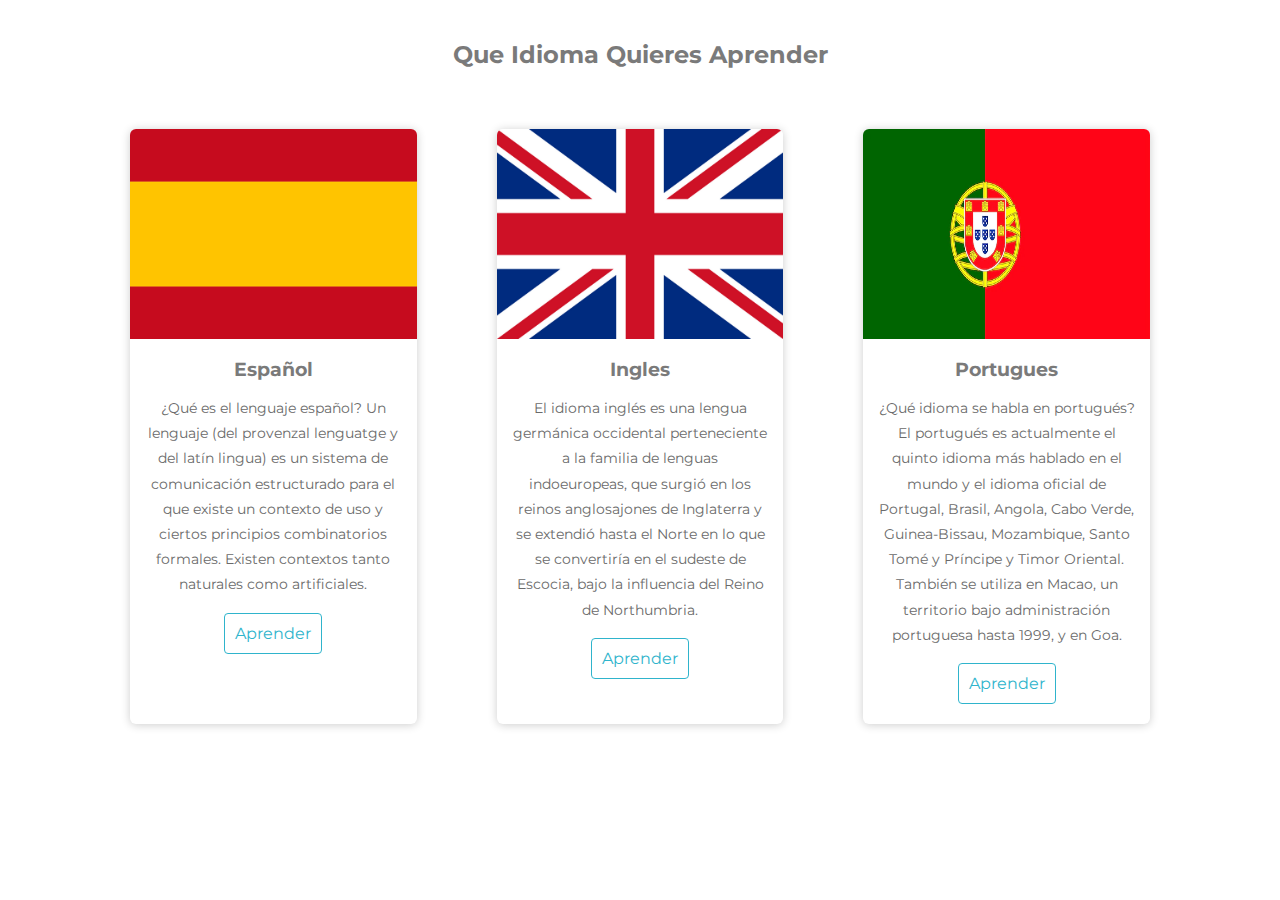
<file: IDEOMas.html>
<!DOCTYPE html>
<html lang="es">
<head>
	<meta charset="UTF-8">
	<meta name="viewport" content="width=device-width, user-scalable=no, initial-scale=1.0, maximum-scale=1.0, minimum-scale=1.0">
	<title>Idiomadin</title>
	<link rel="stylesheet" href="estilos.css">
	<link rel="shortcut icon" href="logo_200x200_preview_rev_1.png" type="image/x-icon">
</head>
<body>
	<!--   Tarjetas-->
<div class="title-cards">
		<h2>Que Idioma Quieres Aprender</h2>
	</div>
<div class="container-card">
	
<div class="card">
	<figure>
		<img src="sticker-png-flag-iscar-metalworking-translation-tool-spanish-language-cuttinddg-tool-flag-of-spain-dictionary.png">
	</figure>
	<div class="contenido-card">
		<h3>Español</h3>
		<p>¿Qué es el lenguaje español?
			Un lenguaje (del provenzal lenguatge​ y del latín lingua) es un sistema de comunicación estructurado para el que existe un contexto de uso y ciertos principios combinatorios formales. Existen contextos tanto naturales como artificiales.</p>
		<a href="#">Aprender</a>
	</div>
</div>
<div class="card">
	<figure>
		<img src="bandera-inglés.png">
	</figure>
	<div class="contenido-card">
		<h3>Ingles</h3>
		<p>El idioma inglés es una lengua germánica occidental perteneciente a la familia de lenguas indoeuropeas, que surgió en los reinos anglosajones de Inglaterra y se extendió hasta el Norte en lo que se convertiría en el sudeste de Escocia, bajo la influencia del Reino de Northumbria.</p>
		<a href="#">Aprender</a>
	</div>
</div>
<div class="card">
	<figure>
		<img src="ilustracion-bandera-portugal_53876-18170.webp">
	</figure>
	<div class="contenido-card">
		<h3>Portugues</h3>
		<p> ¿Qué idioma se habla en portugués?
			El portugués es actualmente el quinto idioma más hablado en el mundo y el idioma oficial de Portugal, Brasil, Angola, Cabo Verde, Guinea-Bissau, Mozambique, Santo Tomé y Príncipe y Timor Oriental. También se utiliza en Macao, un territorio bajo administración portuguesa hasta 1999, y en Goa.</p>
		<a href="portugues.html">Aprender</a>
	</div>
</div><br><br>

</div>
<!--Fin   Tarjetas-->
</body>
</html>
</file>
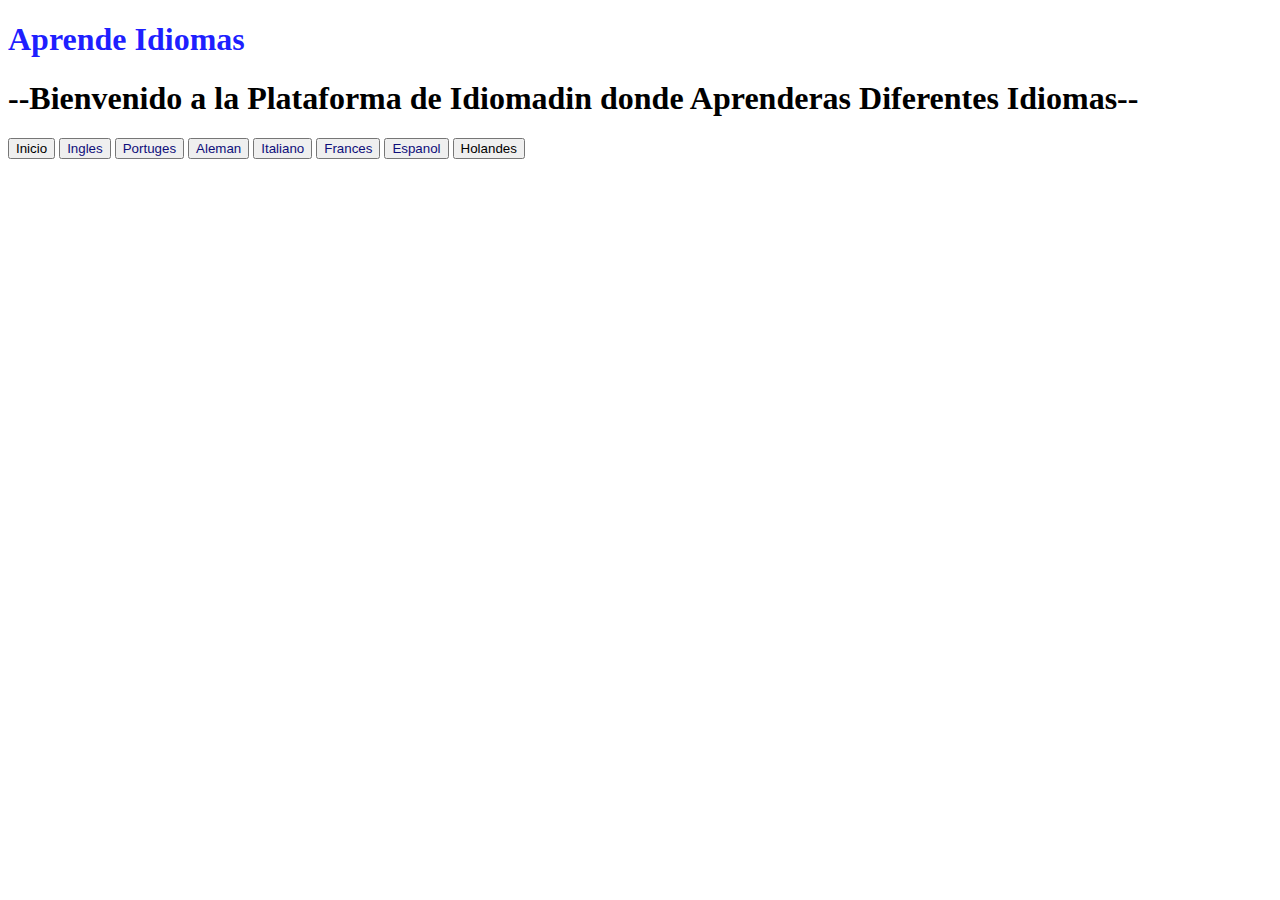
<file: Ingles.html>
<!DOCTYPE html>
<html lang="en">
<head>
    <meta charset="UTF-8">
    <meta name="viewport" content="width=device-width, initial-scale=1.0">
    <title>Idiomadin:)</title>
    <body>
        <div >   
    <h1  style="color: rgba(0, 0, 255, 0.877);">Aprende Idiomas  </h1> 
  
</div> 

    <h1 > --Bienvenido a la Plataforma de Idiomadin donde Aprenderas Diferentes Idiomas--</h1>
    
    <button href = index.html e="color: rgb(14, 14, 122);">Inicio</button>
    <button style="color: rgb(14, 14, 122);">Ingles</button>
    <button style="color: rgb(14, 14, 122);">Portuges</button>
    <button style="color: rgb(14, 14 ,122);">Aleman</button>
    <button style="color: rgb(14, 14 ,122);">Italiano</button>
    <button style="color: rgb(14, 14, 122);">Frances</button>
    <button style="color: rgb(14, 14 ,122);">Espanol</button>

    <button a href = Ingles.html>Holandes</button>
</file>
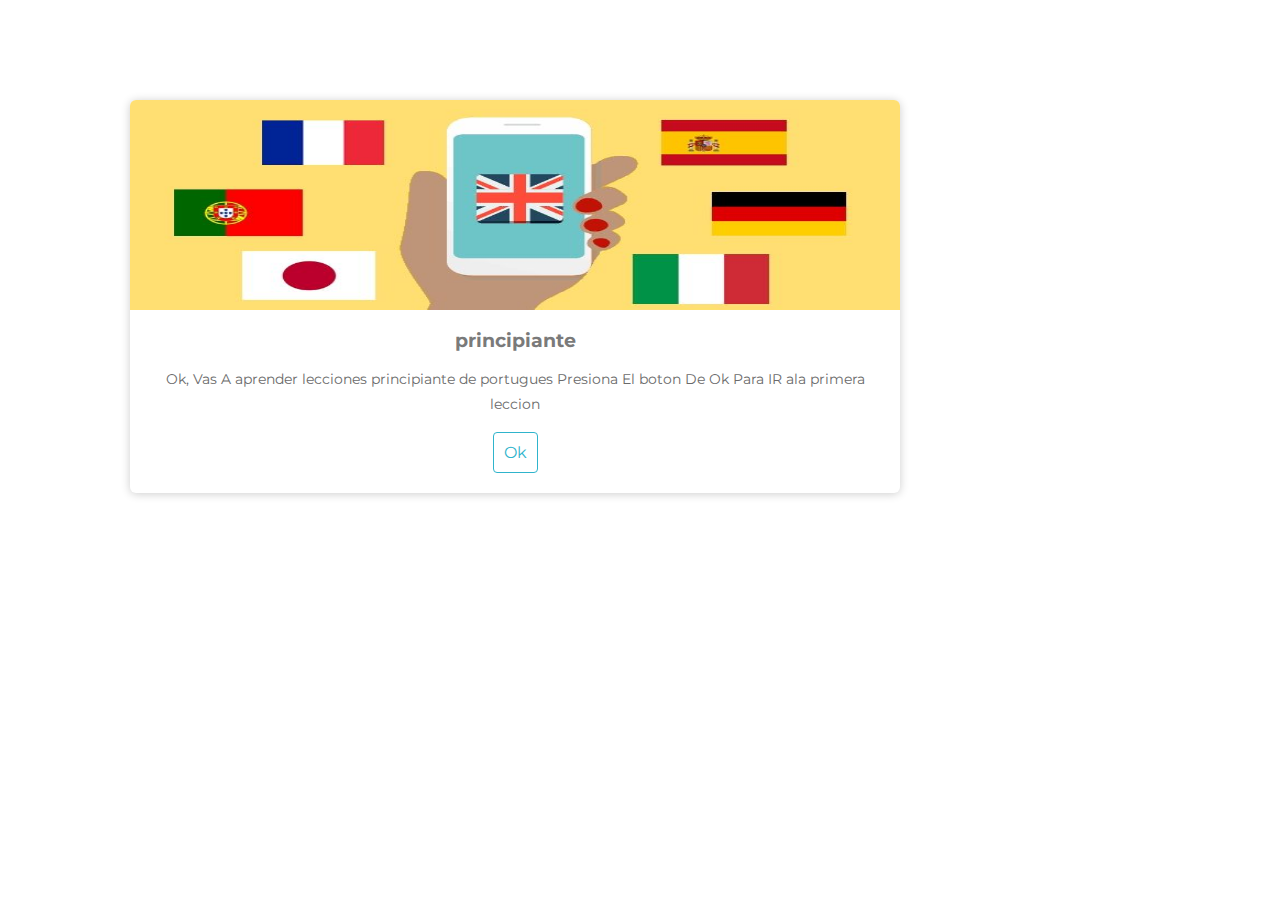
<file: pricipiantes POR.html>
<!DOCTYPE html>
<html lang="es">
<head>
	<meta charset="UTF-8">
	<meta name="viewport" content="width=device-width, user-scalable=no, initial-scale=1.0, maximum-scale=1.0, minimum-scale=1.0">
	<title>Idiomadin</title>
	<link rel="stylesheet" href="estilos.css">
	<link rel="shortcut icon" href="logo_200x200_preview_rev_1.png" type="image/x-icon">
</head>
<body>
	<!--   Tarjetas-->
<div class="title-cards">
		<h2></h2>
	</div>
<div class="container-card">
	
<div class="card">
	<figure>
		<img src="apps-para-aprender-idiomas.jpg">
	</figure>
	<div class="contenido-card">
		<h3>principiante</h3>
		<p>Ok, Vas A aprender lecciones principiante de portugues Presiona El boton De Ok Para IR ala primera leccion</p>
		<a href="Primera Leccion.html">Ok</a>
	</div>
</div>
</div>
<!--Fin   Tarjetas-->
</body>
</html>
</file>
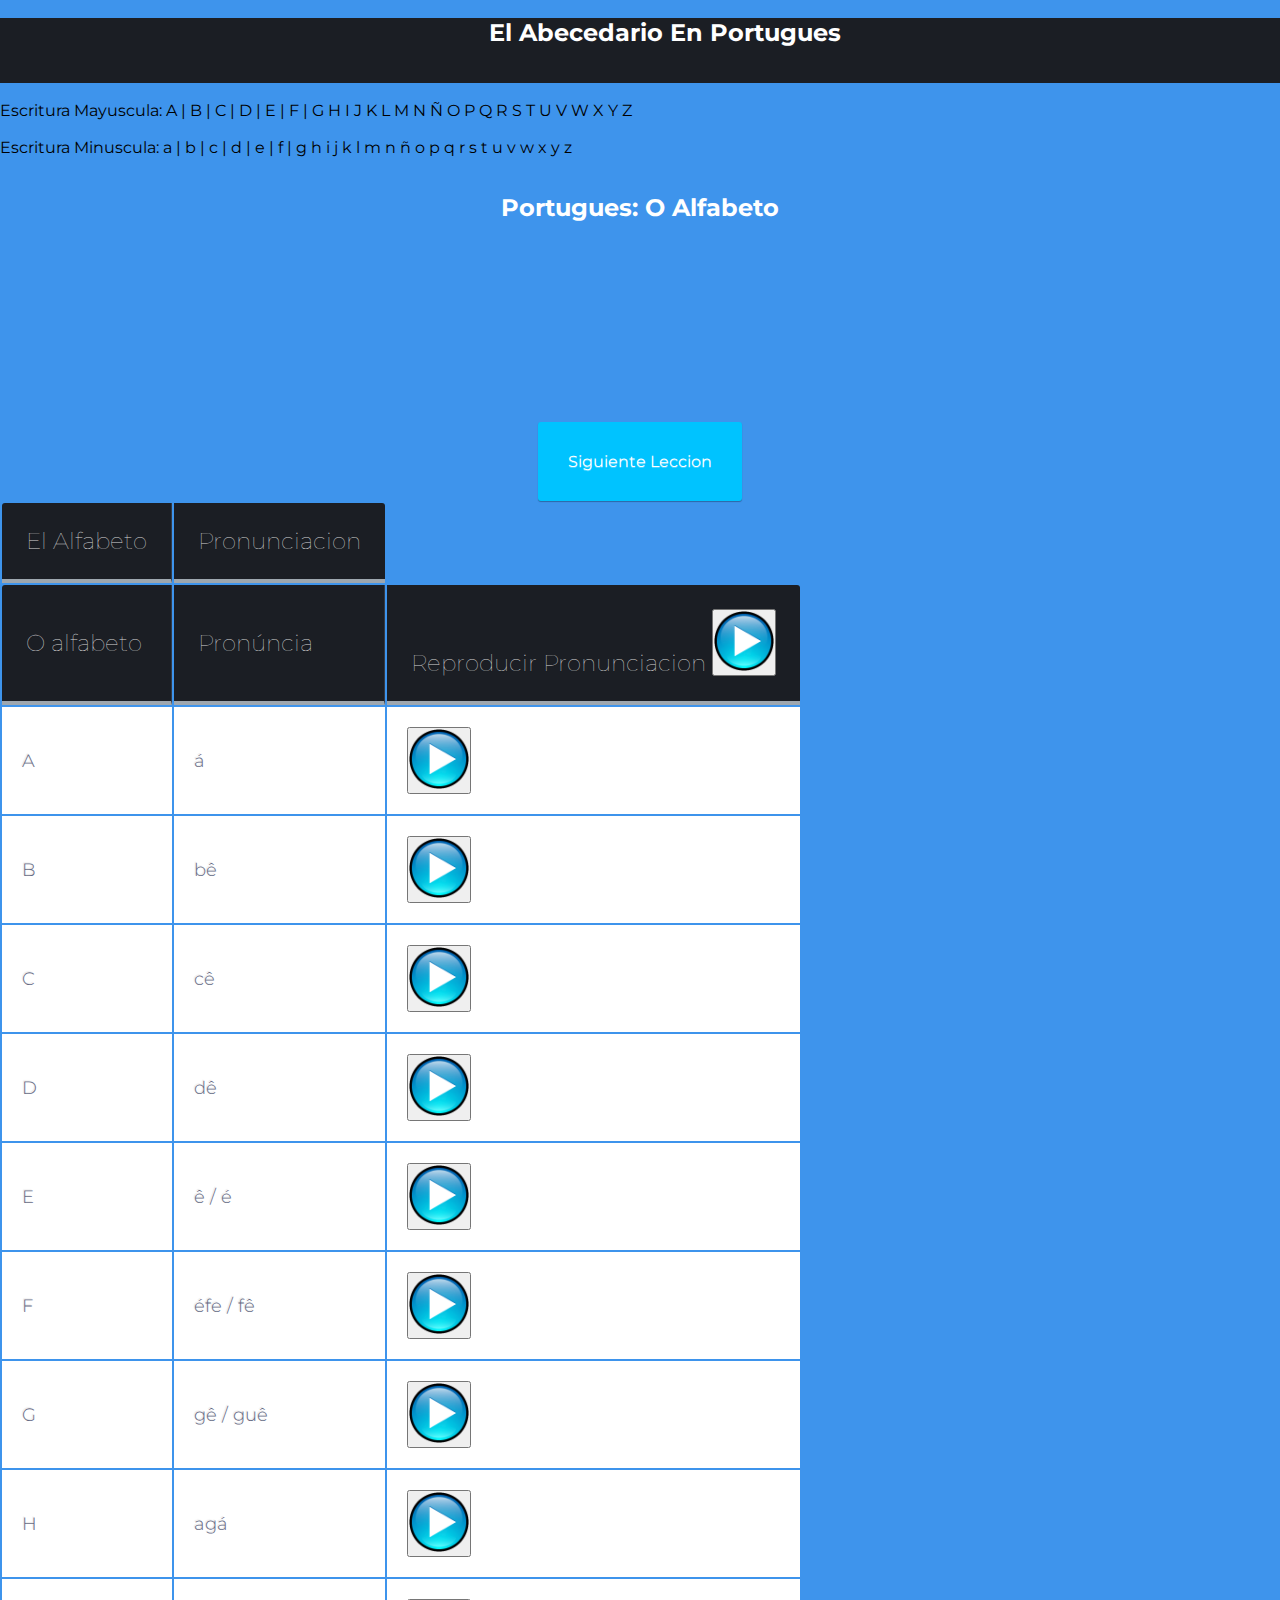
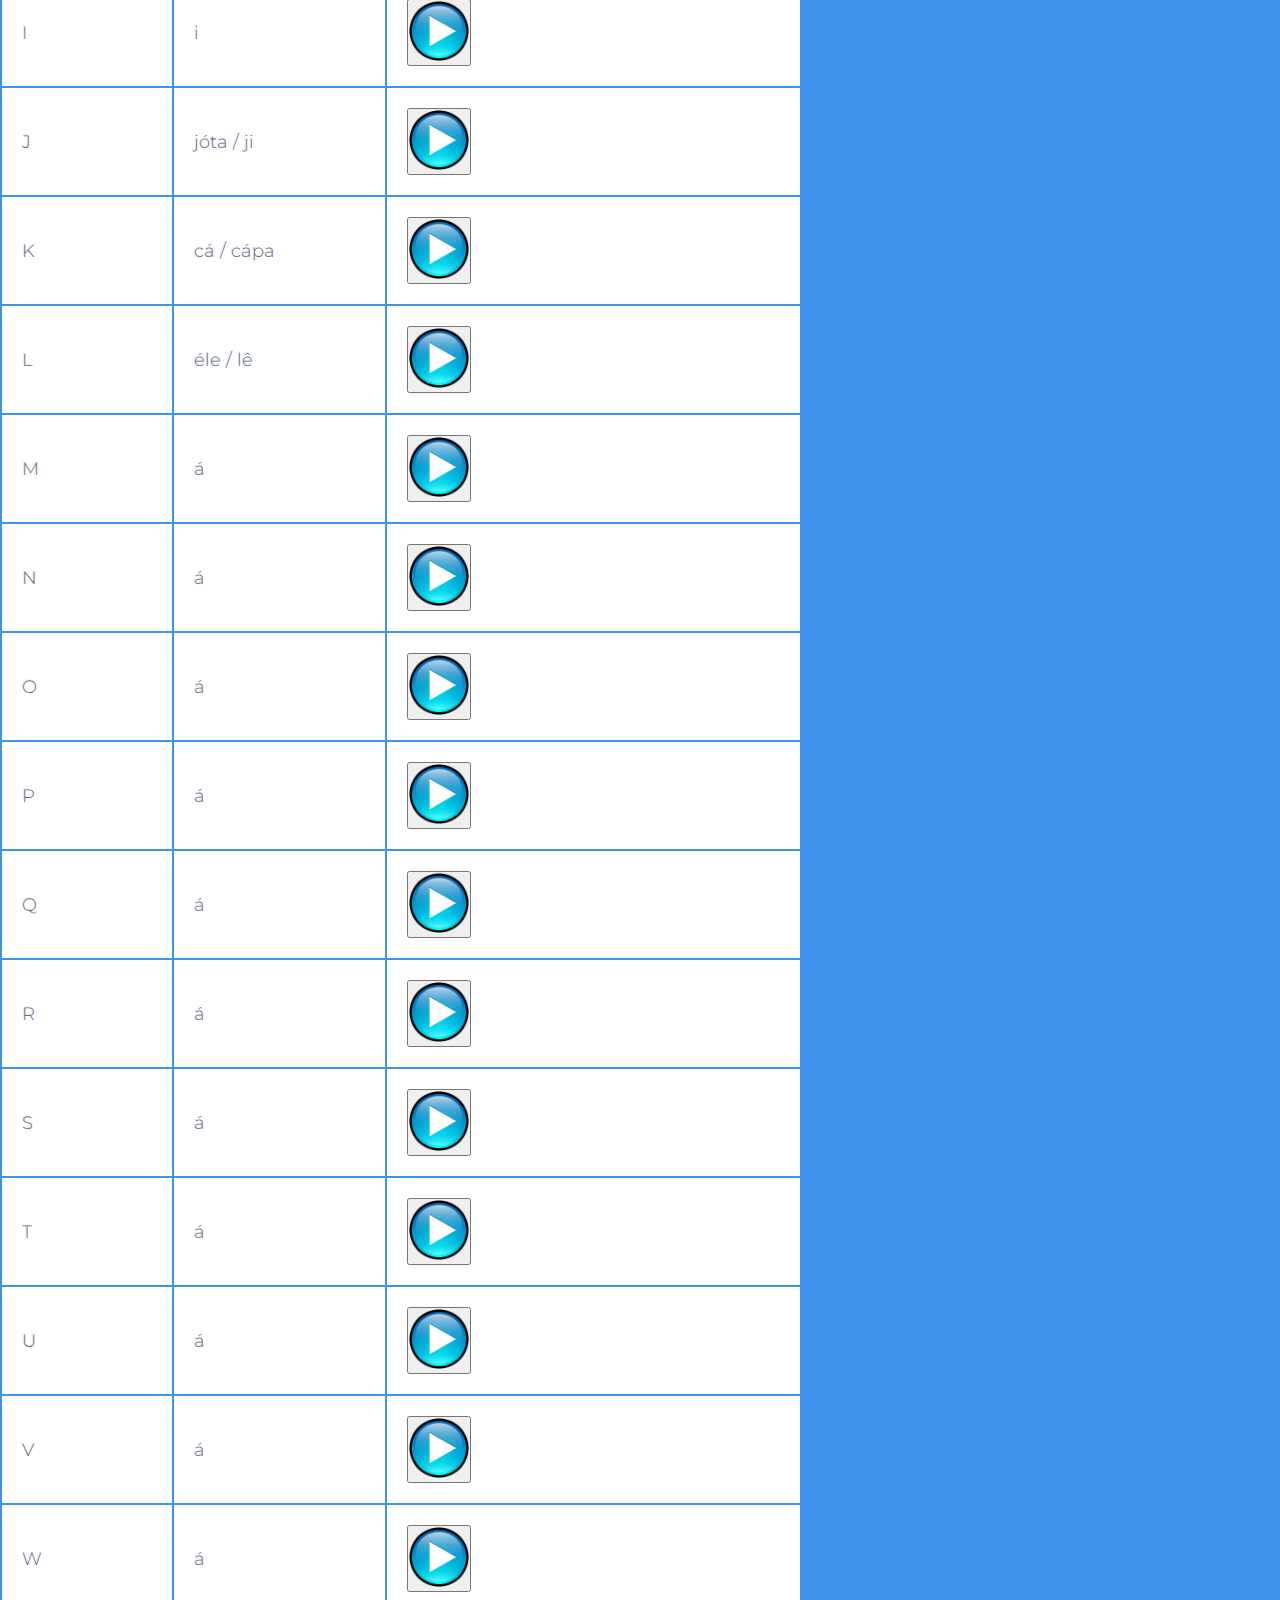
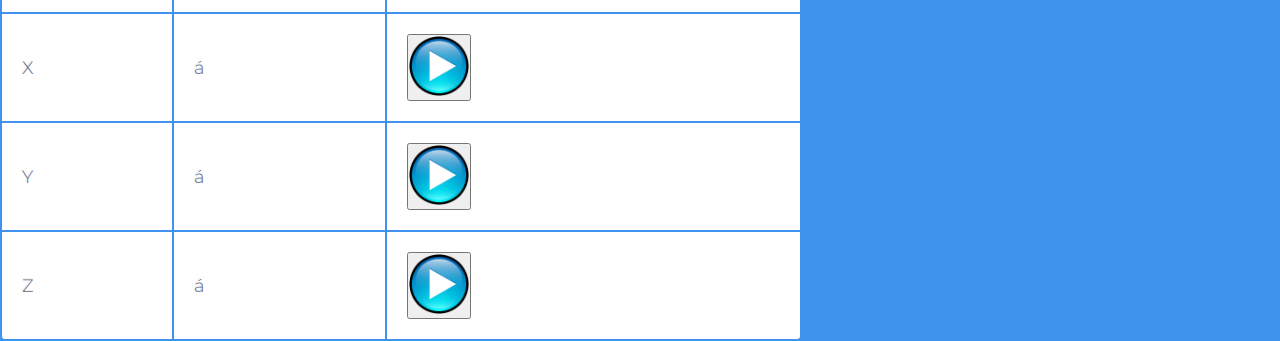
<file: Primera Leccion.html>
<!DOCTYPE html>
<html lang="es">
<head>
	<meta charset="UTF-8">
	<meta name="viewport" content="width=device-width, user-scalable=no, initial-scale=1.0, maximum-scale=1.0, minimum-scale=1.0">
	<title>Idiomadin</title>
	<link rel="stylesheet" href="estilos.css">
    <link rel="shortcut icon" href="logo_200x200_preview_rev_1.png" type="image/x-icon">
    <style>
  
body{


background-color:  #3e94ec;
font-family: "Roboto", sans-serif;
font-size: 16px;
font-weight: 400;
text-rendering: optimizeLegibility;
}

div.table-title{
    display: block;
    margin: auto;
    max-width: 600px;
    padding: 5px;
    width: 100%;
}

.table-title h3{
    color: #fafafa;
    font-size: 30px;
    font-weight: 400;
    font-style: normal;
    font-family: "Roboto",sans-serif;
    text-shadow: -1px -1px 1px rgba(0, 0, 0, 0.1);
    text-transform: uppercase;
}

.table-fill{
    background: white;
    border-radius: 3px;
    border-collapse: collapse;
    height: 320px;
    margin: auto;
    max-width: 600px;
    padding: 5px;
    width: 100%;
    box-shadow: 0 5px 10px rgba(0, 0, 0, 0.1);
    animation: float 5s infinite;

}

th{

    color: #d5d5d5;
    background-color: #1b1e24;
    border-bottom: 4px solid #9ea7af;
    border-right: 1px solid #343a45;
    font-size: 23px;
    font-weight: 100;
    padding: 24px;
    text-align: left;
    text-shadow: 0 1px 1px rgba(0, 0, 0, 0.1);
    vertical-align: middle;
}

th:first-child{
    border-top-left-radius: 3px;

}

th:last-child{
    border-top-right-radius: 3px;
    border-right: none;
}

tr{
    border-top: 1px solid #C1c3d1;
    border-bottom: 1px solid #C1c3d1;
    color: #666b85;
    font-size: 16px;
    font-weight: normal;
    text-shadow: 0 1px 1px rgba(256, 256, 256, 0.1);
}

tr:hover td{
    background-color: #4e5066;
    color: #fff;
    border-top: 1px solid #22262e;
}

tr:firrst-child{
    border-top: none;
}

tr:last-child{
    border-bottom: none;
}

tr: nth-child(odd) td{
    background: #ebebeb;
}

tr:nth-child(odd):hover td{
    background: #4e5066;
}

tr:last-child td:first-child{
    border-bottom-left-radius: 3px ;
}

tr:last-child td:last-child{
    border-bottom-right-radius: 3px;

}

td{
    background: #fff;
    padding: 20px;
    text-align: left;
    vertical-align: middle;
    font-weight: 300;
    font-size: 18px;
    text-shadow: -1px -1px 1px rgba(0, 0, 0, 0.1);
    border-right: 1px;

}


#main-container{
			padding-top: 200px;
			text-align: center;
		}

		.btn{
			border-radius: 3px;
			display: inline-block;
			padding: 30px 30px;
			text-decoration: none;
			text-shadow: 0 1px 0 rgba(255,255,255,0.3);
			box-shadow: 0 1px 1px rgba(0,0,0,0.3); 
		}

		.btn-green{
			color: white;
			background-color: #00c3ff;
		}
		.btn-green:hover{
			background-color: #00c3ff;	
		}
		.btn-green:active{
			background-color: #00c3ff;
		}






    </style>
</head>
<body>



    <table  style="text-align:center;" clas="table-fill">   
        
        <thead>
            <tr>
                <th class="table-left">El Alfabeto</th>
                <th class="table-left">Pronunciacion</th>
            </tr>
            <tr>
                <th class="table-left">O alfabeto</th>
                <th class="table-left">Pronúncia</th>
                <th class="table-left">Reproducir Pronunciacion
                    <script >
                        var sonidouno = new Audio();
                        sonidouno.src="alfabeto.mp3";
                        
                        </script>
                        
                            <button class="contact100-form-btn" id="enviar" onmousedown="sonidouno.play()">
                                <img style="width: 60px; height: 60px;" src="Button-Play-icon.png" alt="">
                                            </button>
                </th>

            </tr>

            
            
            <tbody class="table-hover">
                <tr>
                    <td class=" text-left">A</td>
                   <td class=" text-left">á</td>
                   <td class=" text-left">
                    <script >
                        var sonidodos = new Audio();
                        sonidodos.src="A.mp3";
                        
                        </script>
                        
                            <button class="contact100-form-btn" id="enviar" onmousedown="sonidodos.play()">
                                <img style="width: 60px; height: 60px;" src="Button-Play-icon.png" alt="">
                                            </button>
                   </td>
                  
                   
                </tr>

                <tr>
                    <td class=" text-left">B</td>
                    <td class=" text-left">bê</td>
                    <td class=" text-left">
                        <script >
                            var sonidotres = new Audio();
                            sonidotres.src="B.mp3";
                            
                            </script>
                            
                                <button class="contact100-form-btn" id="enviar" onmousedown="sonidotres.play()">
                                    <img style="width: 60px; height: 60px;" src="Button-Play-icon.png" alt="">
                                                </button>

                    </td>
                </tr>
                <tr>
                    <td class=" text-left">C</td>
                    <td class=" text-left">cê</td>
                    <td class=" text-left">
                        <script >
                            var sonidocuatro = new Audio();
                            sonidocuatro.src="C.mp3";
                            
                            </script>
                            
                                <button class="contact100-form-btn" id="enviar" onmousedown="sonidocuatro.play()">
                                    <img style="width: 60px; height: 60px;" src="Button-Play-icon.png" alt="">
                                                </button>
                    </td>
                </tr>
                <tr>
                    <td class=" text-left">D</td>
                    <td class=" text-left">dê</td>
                    <td class=" text-left">
                        <script >
                            var sonidocinco = new Audio();
                            sonidocinco.src="D.mp3";
                            
                            </script>
                            
                                <button class="contact100-form-btn" id="enviar" onmousedown="sonidocinco.play()">
                                                <img style="width: 60px; height: 60px;" src="Button-Play-icon.png" alt="">

                                                </button>
                    </td>
                </tr>
                <tr>
                    <td class=" text-left">E</td>
                    <td class=" text-left">ê / é</td>
                    <td class=" text-left">
                        <script >
                            var sonidoseis = new Audio();
                            sonidoseis.src="E.mp3";
                            
                            </script>
                            
                                <button class="contact100-form-btn" id="enviar" onmousedown="sonidoseis.play()">
                                                <img style="width: 60px; height: 60px;" src="Button-Play-icon.png" alt="">

                                                </button>
                    </td>
                </tr>
                <tr>
                    <td class=" text-left">F</td>
                    <td class=" text-left">éfe / fê</td>
                    <td class=" text-left">
                        <script >
                            var sonidociete = new Audio();
                            sonidociete.src="F.mp3";
                            
                            </script>
                            
                                <button class="contact100-form-btn" id="enviar" onmousedown="sonidociete.play()">
                                                <img style="width: 60px; height: 60px;" src="Button-Play-icon.png" alt="">

                                                </button>
                    </td>
                </tr>
                <tr>
                    <td class=" text-left">G</td>
                    <td class=" text-left">gê / guê</td>
                    <td class=" text-left">
                        <script >
                            var sonidoocho = new Audio();
                            sonidoocho.src="G.mp3";
                            
                            </script>
                            
                                <button class="contact100-form-btn" id="enviar" onmousedown="sonidoocho.play()">
                                                <img style="width: 60px; height: 60px;" src="Button-Play-icon.png" alt="">

                                                </button>

                    </td>
                </tr>
                <tr>
                    <td class=" text-left">H</td>
                    <td class=" text-left">agá</td>
                    <td class=" text-left">
                        <script >
                            var sonidonueve = new Audio();
                            sonidonueve.src="H.mp3";
                            
                            </script>
                            
                                <button class="contact100-form-btn" id="enviar" onmousedown="sonidonueve.play()">
                                                <img style="width: 60px; height: 60px;" src="Button-Play-icon.png" alt="">

                                                </button>

                    </td>
                </tr>
                <tr>
                    <td class=" text-left">I</td>
                    <td class=" text-left">i</td>
                    <td class=" text-left">
                        <script >
                            var sonidodies = new Audio();
                            sonidodies.src="I.mp3";
                            
                            </script>
                            
                                <button class="contact100-form-btn" id="enviar" onmousedown="sonidodies.play()">
                                                <img style="width: 60px; height: 60px;" src="Button-Play-icon.png" alt="">

                                                </button>
                    </td>
                </tr>
                <tr>
                    <td class=" text-left">J</td>
                    <td class=" text-left">jóta / ji</td>
                    <td class=" text-left">
                        <script >
                            var sonidoonce = new Audio();
                            sonidoonce.src="J.mp3";
                            
                            </script>
                            
                                <button class="contact100-form-btn" id="enviar" onmousedown="sonidoonce.play()">
                                                <img style="width: 60px; height: 60px;" src="Button-Play-icon.png" alt="">

                                                </button>
                    </td>
                </tr>
                <tr>
                    <td class=" text-left">K</td>
                    <td class=" text-left">cá / cápa</td>
                    <td class=" text-left">
                        <script >
                            var sonidodoce = new Audio();
                            sonidodoce.src="K.mp3";
                            
                            </script>
                            
                                <button class="contact100-form-btn" id="enviar" onmousedown="sonidodoce.play()">
                                                <img style="width: 60px; height: 60px;" src="Button-Play-icon.png" alt="">

                                                </button>
                    </td>
                </tr>
                <tr>
                    <td class=" text-left">L</td>
                    <td class=" text-left">éle / lê</td>
                    <td class=" text-left">
                        <script >
                            var sonidotrece = new Audio();
                            sonidotrece.src="L.mp3";
                            
                            </script>
                            
                                <button class="contact100-form-btn" id="enviar" onmousedown="sonidotrece.play()">
                                                <img style="width: 60px; height: 60px;" src="Button-Play-icon.png" alt="">

                                                </button>
                    </td>
                </tr>
                <tr>
                    <td class=" text-left">M</td>
                    <td class=" text-left">á</td>
                    <td class=" text-left">
                        <script >
                            var sonidocatorse= new Audio();
                            sonidocatorse.src="M.mp3";
                            
                            </script>
                            
                                <button class="contact100-form-btn" id="enviar" onmousedown="sonidocatorse.play()">
                                                <img style="width: 60px; height: 60px;" src="Button-Play-icon.png" alt="">

                                                </button>
                    </td>
                </tr>
                <tr>
                    <td class=" text-left">N</td>
                    <td class=" text-left">á</td>
                    <td class=" text-left">
                        <script >
                            var sonidoquince= new Audio();
                            sonidoquince.src="N.mp3";
                            
                            </script>
                            
                                <button class="contact100-form-btn" id="enviar" onmousedown="sonidoquince.play()">
                                                <img style="width: 60px; height: 60px;" src="Button-Play-icon.png" alt="">

                                                </button>
                    </td>
                </tr>
                
                <tr>
                    <td class=" text-left">O</td>
                    <td class=" text-left">á</td>
                    <td class=" text-left">
                        <script >
                            var sonidodiesiseis= new Audio();
                            sonidodiesiseis.src="O.mp3";
                            
                            </script>
                            
                                <button class="contact100-form-btn" id="enviar" onmousedown="sonidodiesiseis.play()">
                                                <img style="width: 60px; height: 60px;" src="Button-Play-icon.png" alt="">

                                                </button>
                    </td>
                </tr>
                <tr>
                    <td class=" text-left">P</td>
                    <td class=" text-left">á</td>
                    <td class=" text-left">
                        <script >
                            var sonidodiesiocho= new Audio();
                            sonidodiesiocho.src="P.mp3";
                            
                            </script>
                            
                                <button class="contact100-form-btn" id="enviar" onmousedown="sonidodiesiocho.play()">
                                                <img style="width: 60px; height: 60px;" src="Button-Play-icon.png" alt="">

                                                </button>
                    </td>
                </tr>
                <tr>
                    <td class=" text-left">Q</td>
                    <td class=" text-left">á</td>
                    <td class=" text-left">
                        <script >
                            var sonidodiesinueve= new Audio();
                            sonidodiesinueve.src="Q.mp3";
                            
                            </script>
                            
                                <button class="contact100-form-btn" id="enviar" onmousedown="sonidodiesinueve.play()">
                                                <img style="width: 60px; height: 60px;" src="Button-Play-icon.png" alt="">

                                                </button>
                    </td>
                </tr>
                <tr>
                    <td class=" text-left">R</td>
                    <td class=" text-left">á</td>
                    <td class=" text-left">
                        <script >
                            var sonidoviente= new Audio();
                            sonidoviente.src="R.mp3";
                            
                            </script>
                            
                                <button class="contact100-form-btn" id="enviar" onmousedown="sonidoviente.play()">
                                                <img style="width: 60px; height: 60px;" src="Button-Play-icon.png" alt="">

                                                </button>
                    </td>
                </tr>
                <tr>
                    <td class=" text-left">S</td>
                    <td class=" text-left">á</td>
                    <td class=" text-left">
                        <script >
                            var sonidoventiuno= new Audio();
                            sonidoventiuno.src="S.mp3";
                            
                            </script>
                            
                                <button class="contact100-form-btn" id="enviar" onmousedown="sonidoventiuno.play()">
                                                <img style="width: 60px; height: 60px;" src="Button-Play-icon.png" alt="">

                                                </button>
                    </td>
                </tr>
                <tr>
                    <td class=" text-left">T</td>
                    <td class=" text-left">á</td>
                    <td class=" text-left">
                        <script >
                            var sonidoventidos= new Audio();
                            sonidoventidos.src="T.mp3";
                            
                            </script>
                            
                                <button class="contact100-form-btn" id="enviar" onmousedown="sonidoventidos.play()">
                                                <img style="width: 60px; height: 60px;" src="Button-Play-icon.png" alt="">

                                                </button>
                    </td>
                </tr>
                <tr>
                    <td class=" text-left">U</td>
                    <td class=" text-left">á</td>
                    <td class=" text-left">
                        <script >
                            var sonidoventitres= new Audio();
                            sonidoventitres.src="U.mp3";
                            
                            </script>
                            
                                <button class="contact100-form-btn" id="enviar" onmousedown="sonidoventitres.play()">
                                                <img style="width: 60px; height: 60px;" src="Button-Play-icon.png" alt="">

                                                </button>
                    </td>
                </tr>
                <tr>
                    <td class=" text-left">V</td>
                    <td class=" text-left">á</td>
                    <td class=" text-left">
                        <script >
                            var sonidoventicuatro= new Audio();
                            sonidoventicuatro.src="V.mp3";
                            
                            </script>
                            
                                <button class="contact100-form-btn" id="enviar" onmousedown="sonidoventicuatro.play()">
                                                <img style="width: 60px; height: 60px;" src="Button-Play-icon.png" alt="">

                                                </button>
                    </td>
                </tr>
                <tr>
                    <td class=" text-left">W</td>
                    <td class=" text-left">á</td>
                    <td class=" text-left">
                        <script >
                            var sonidoventicinco= new Audio();
                            sonidoventicinco.src="W.mp3";
                            
                            </script>
                            
                                <button class="contact100-form-btn" id="enviar" onmousedown="sonidoventicinco.play()">
                                                <img style="width: 60px; height: 60px;" src="Button-Play-icon.png" alt="">

                                                </button>
                    </td>
                </tr>
                <tr>
                    <td class=" text-left">X</td>
                    <td class=" text-left">á</td>
                    <td class=" text-left">
                        <script >
                            var sonidoventiseis= new Audio();
                            sonidoventiseis.src="X.mp3";
                            
                            </script>
                            
                                <button class="contact100-form-btn" id="enviar" onmousedown="sonidoventiseis.play()">
                                                <img style="width: 60px; height: 60px;" src="Button-Play-icon.png" alt="">

                                                </button>
                    </td>
                </tr>
                <tr>
                    <td class=" text-left">Y</td>
                    <td class=" text-left">á</td>
                    <td class=" text-left">
                        <script >
                            var sonidoventisiete= new Audio();
                            sonidoventisiete.src="Y.mp3";
                            
                            </script>
                            
                                <button class="contact100-form-btn" id="enviar" onmousedown="sonidoventisiete.play()">
                                                <img style="width: 60px; height: 60px;" src="Button-Play-icon.png" alt="">

                                                </button>
                    </td>
                </tr>
                <tr>
                    <td class=" text-left">Z</td>
                    <td class=" text-left">á</td>
                    <td class=" text-left">
                        <script >
                            var sonidoventiocho= new Audio();
                            sonidoventiocho.src="Z.mp3";
                            
                            </script>
                            
                                <button class="contact100-form-btn" id="enviar" onmousedown="sonidoventiocho.play()">
                                                <img style="width: 60px; height: 60px;" src="Button-Play-icon.png" alt="">

                                                </button>
                    </td>
                </tr>
                   

            
                
                
                
            </tbody>


           

            
            
            
            
            
        </thead>
       
 
        
    <br>
   
    <h2 style="   width: 1330px; height: 65px; color: #fff; background-color: #1b1e24; text-align: center;" > El Abecedario En Portugues</h2>
    <br>
    <p>Escritura Mayuscula: A | B | C | D | E | F |  G  H    I J K L M N Ñ O P Q R S T U V W X Y Z</p>
    <br>
    <p>Escritura Minuscula: a | b | c | d | e | f | g h i j k l m n ñ o p q r s t u v w x y z</p>
    <br>

    
  
    <br>

        <h2 style=" color: #fff; text-align: center;"> Portugues: O Alfabeto</h2>
		
        <div id="main-container">
            <a href="" class="btn btn-green">Siguiente Leccion</a>
        </div>

	</div>
</div>
</div>
<!--Fin   Tarjetas-->
</body>
</html>
</file>
<file: estilos.css>
@import url('https://fonts.googleapis.com/css?family=Montserrat&display=swap');
*{
    margin: 0;
    padding: 0;
    box-sizing: border-box;
    font-family: 'Montserrat', sans-serif;
}
/*Cards*/
.container-card{
	width: 100%;
	display: flex;
	max-width: 1100px;
	margin: auto;
}
.title-cards{
	width: 100%;
	max-width: 1080px;
	margin: auto;
	padding: 20px;
	margin-top: 20px;
	text-align: center;
	color: #7a7a7a;
}
.card{
	width: 70%;
	margin: 40px;
	border-radius: 6px;
	overflow: hidden;
	background:#fff;
	box-shadow: 0px 1px 10px rgba(0,0,0,0.2);
	transition: all 400ms ease-out;
	cursor: default;
}
.card:hover{
	box-shadow: 5px 5px 20px rgba(0,0,0,0.4);
	transform: translateY(-3%);
}
.card img{
	width: 100%;
	height: 210px;
}
.card .contenido-card{
	padding: 15px;
	text-align: center;
}
.card .contenido-card h3{
	margin-bottom: 15px;
	color: #7a7a7a;
}
.card .contenido-card p{
	line-height: 1.8;
	color: #6a6a6a;
	font-size: 14px;
	margin-bottom: 5px;
}
.card .contenido-card a{
	display: inline-block;
	padding: 10px;
	margin-top: 10px;
	text-decoration: none;
	color: #2fb4cc;
	border: 1px solid #2fb4cc;
	border-radius: 4px;
	transition: all 400ms ease;
	margin-bottom: 5px;
}
.card .contenido-card a:hover{
	background: #2fb4cc;
	color: #fff;
}
@media only screen and (min-width:320px) and (max-width:768px){
	.container-card{
		flex-wrap: wrap;
	}
	.card{
		margin: 15px;
	}
}
/*Fin-Cards*/
</file>
